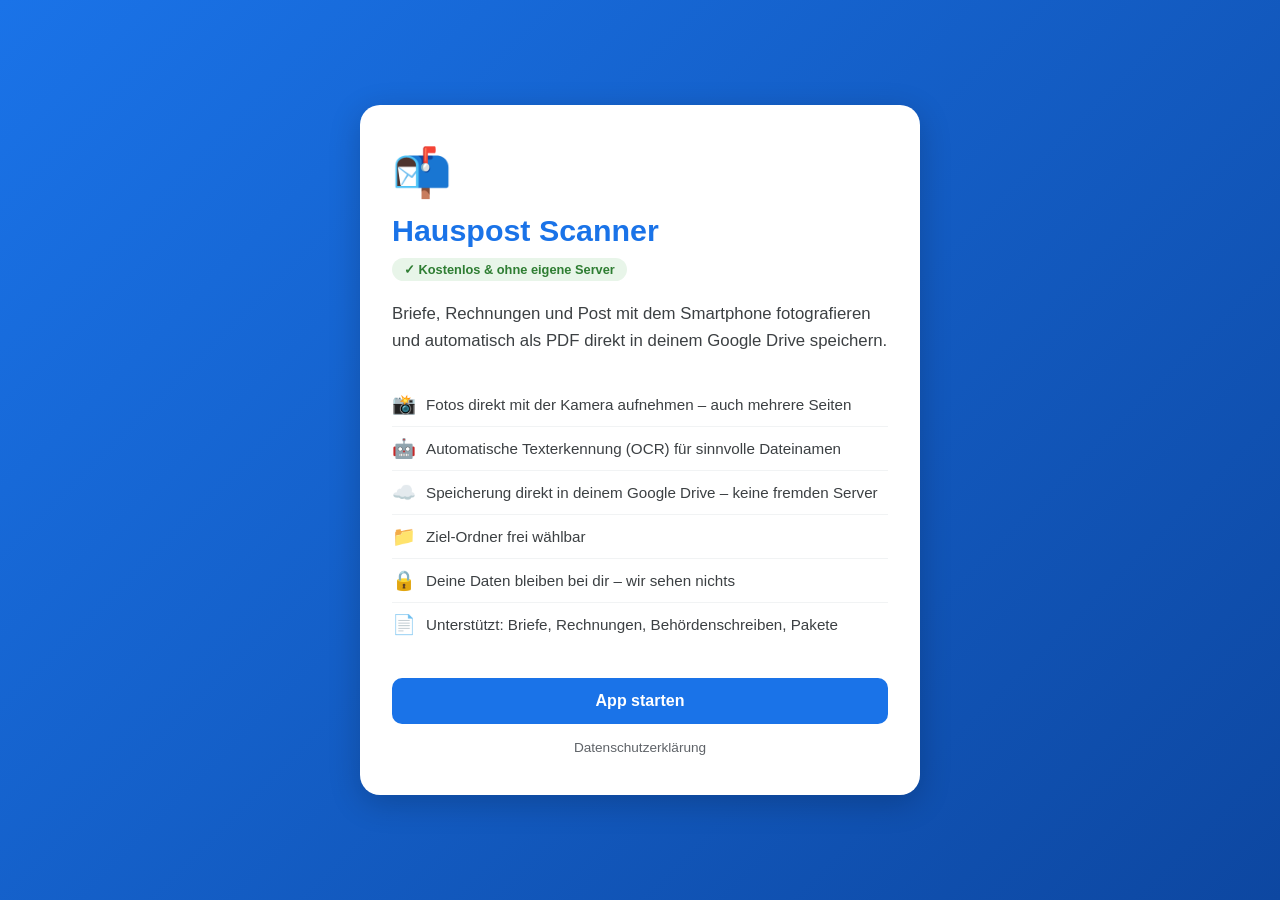
<file: landing.html>
<!DOCTYPE html>
<html lang="de">
<head>
  <meta charset="UTF-8" />
  <meta name="viewport" content="width=device-width, initial-scale=1.0" />
  <title>Hauspost Scanner – Briefe & Post als PDF in Google Drive speichern</title>
  <meta name="description" content="Hauspost Scanner: Briefe, Rechnungen und Post mit dem Smartphone fotografieren und automatisch als PDF in Google Drive speichern." />
  <meta name="google-site-verification" content="7768f16cd80c6bfe" />
  <style>
    * { margin: 0; padding: 0; box-sizing: border-box; }
    body {
      font-family: 'Segoe UI', Roboto, Arial, sans-serif;
      background: linear-gradient(135deg, #1a73e8 0%, #0d47a1 100%);
      min-height: 100vh;
      display: flex;
      align-items: center;
      justify-content: center;
      padding: 24px;
    }
    .card {
      background: #fff;
      border-radius: 20px;
      padding: 40px 32px;
      max-width: 560px;
      width: 100%;
      box-shadow: 0 8px 32px rgba(0,0,0,0.2);
    }
    .icon { font-size: 3rem; margin-bottom: 12px; }
    h1 { font-size: 1.9rem; color: #1a73e8; margin-bottom: 10px; }
    .tagline { font-size: 1.05rem; color: #3c4043; margin-bottom: 28px; line-height: 1.6; }
    .features { list-style: none; margin-bottom: 32px; }
    .features li {
      padding: 10px 0;
      border-bottom: 1px solid #f1f3f4;
      color: #3c4043;
      font-size: 0.95rem;
      display: flex;
      align-items: center;
      gap: 10px;
    }
    .features li:last-child { border-bottom: none; }
    .features .emoji { font-size: 1.2rem; flex-shrink: 0; }
    .btn {
      display: block;
      width: 100%;
      padding: 14px;
      background: #1a73e8;
      color: #fff;
      text-align: center;
      text-decoration: none;
      border-radius: 10px;
      font-size: 1rem;
      font-weight: 600;
      margin-bottom: 12px;
    }
    .btn:hover { background: #1557b0; }
    .privacy-link {
      display: block;
      text-align: center;
      color: #5f6368;
      font-size: 0.85rem;
      text-decoration: none;
      margin-top: 16px;
    }
    .privacy-link:hover { color: #1a73e8; }
    .badge {
      display: inline-block;
      background: #e8f5e9;
      color: #2e7d32;
      border-radius: 20px;
      padding: 4px 12px;
      font-size: 0.8rem;
      font-weight: 600;
      margin-bottom: 20px;
    }
  </style>
</head>
<body>
  <div class="card">
    <div class="icon">📬</div>
    <h1>Hauspost Scanner</h1>
    <div class="badge">✓ Kostenlos &amp; ohne eigene Server</div>
    <p class="tagline">
      Briefe, Rechnungen und Post mit dem Smartphone fotografieren
      und automatisch als PDF direkt in deinem Google Drive speichern.
    </p>

    <ul class="features">
      <li><span class="emoji">📸</span> Fotos direkt mit der Kamera aufnehmen – auch mehrere Seiten</li>
      <li><span class="emoji">🤖</span> Automatische Texterkennung (OCR) für sinnvolle Dateinamen</li>
      <li><span class="emoji">☁️</span> Speicherung direkt in deinem Google Drive – keine fremden Server</li>
      <li><span class="emoji">📁</span> Ziel-Ordner frei wählbar</li>
      <li><span class="emoji">🔒</span> Deine Daten bleiben bei dir – wir sehen nichts</li>
      <li><span class="emoji">📄</span> Unterstützt: Briefe, Rechnungen, Behördenschreiben, Pakete</li>
    </ul>

    <a href="index.html" class="btn">App starten</a>

    <a href="privacy.html" class="privacy-link">Datenschutzerklärung</a>
  </div>
</body>
</html>
</file>
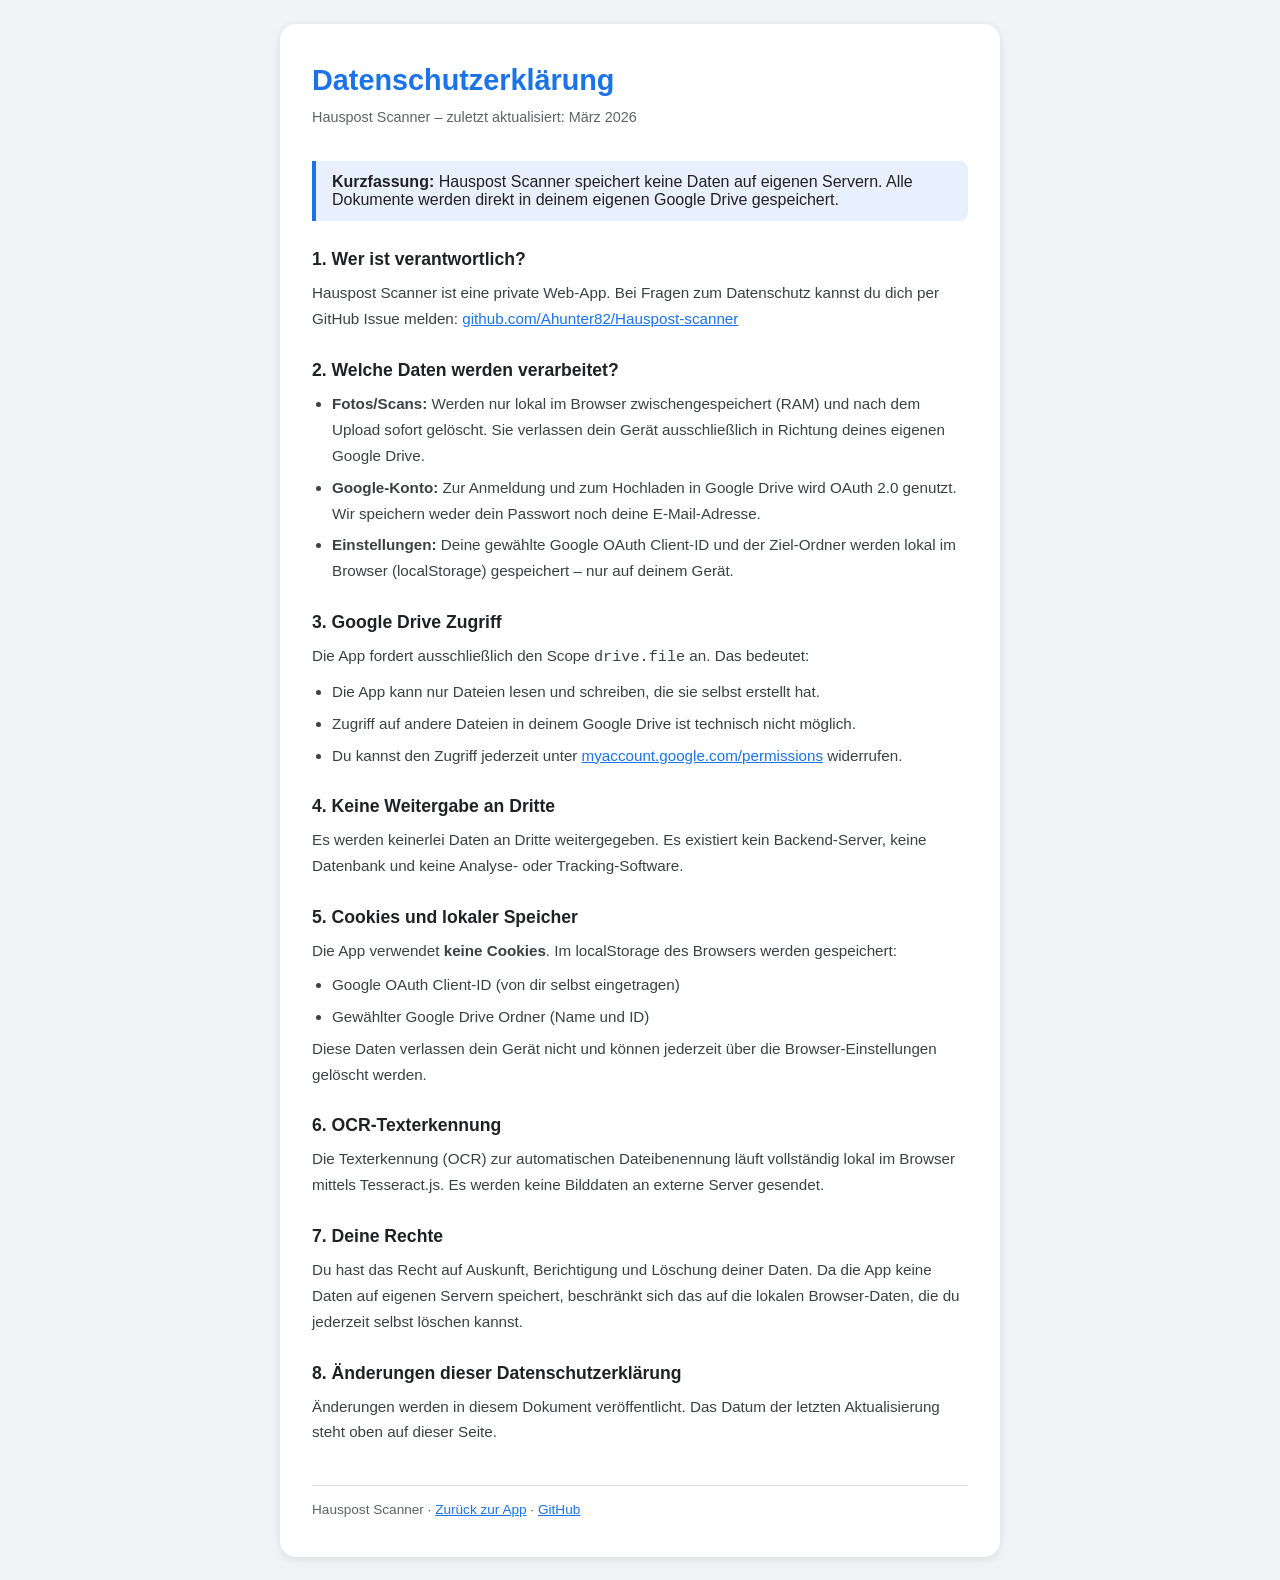
<file: privacy.html>
<!DOCTYPE html>
<html lang="de">
<head>
  <meta charset="UTF-8" />
  <meta name="viewport" content="width=device-width, initial-scale=1.0" />
  <title>Datenschutzerklärung – Hauspost Scanner</title>
  <style>
    * { margin: 0; padding: 0; box-sizing: border-box; }
    body {
      font-family: 'Segoe UI', Roboto, Arial, sans-serif;
      background: #f1f3f4;
      color: #202124;
      padding: 24px 16px;
    }
    .container {
      max-width: 720px;
      margin: 0 auto;
      background: #fff;
      border-radius: 16px;
      padding: 40px 32px;
      box-shadow: 0 2px 10px rgba(0,0,0,0.1);
    }
    h1 { font-size: 1.8rem; color: #1a73e8; margin-bottom: 8px; }
    .subtitle { color: #5f6368; font-size: 0.9rem; margin-bottom: 32px; }
    h2 { font-size: 1.1rem; margin: 28px 0 10px; color: #202124; }
    p, li { font-size: 0.95rem; line-height: 1.7; color: #3c4043; }
    ul { padding-left: 20px; margin-top: 8px; }
    li { margin-bottom: 6px; }
    .highlight {
      background: #e8f0fe;
      border-left: 4px solid #1a73e8;
      padding: 12px 16px;
      border-radius: 0 8px 8px 0;
      margin: 16px 0;
    }
    a { color: #1a73e8; }
    footer { margin-top: 40px; font-size: 0.85rem; color: #5f6368; border-top: 1px solid #dadce0; padding-top: 16px; }
  </style>
</head>
<body>
  <div class="container">
    <h1>Datenschutzerklärung</h1>
    <p class="subtitle">Hauspost Scanner – zuletzt aktualisiert: März 2026</p>

    <div class="highlight">
      <strong>Kurzfassung:</strong> Hauspost Scanner speichert keine Daten auf eigenen Servern.
      Alle Dokumente werden direkt in deinem eigenen Google Drive gespeichert.
    </div>

    <h2>1. Wer ist verantwortlich?</h2>
    <p>
      Hauspost Scanner ist eine private Web-App. Bei Fragen zum Datenschutz kannst du dich per
      GitHub Issue melden: <a href="https://github.com/Ahunter82/Hauspost-scanner/issues" target="_blank">
      github.com/Ahunter82/Hauspost-scanner</a>
    </p>

    <h2>2. Welche Daten werden verarbeitet?</h2>
    <ul>
      <li><strong>Fotos/Scans:</strong> Werden nur lokal im Browser zwischengespeichert (RAM) und nach dem Upload sofort gelöscht. Sie verlassen dein Gerät ausschließlich in Richtung deines eigenen Google Drive.</li>
      <li><strong>Google-Konto:</strong> Zur Anmeldung und zum Hochladen in Google Drive wird OAuth 2.0 genutzt. Wir speichern weder dein Passwort noch deine E-Mail-Adresse.</li>
      <li><strong>Einstellungen:</strong> Deine gewählte Google OAuth Client-ID und der Ziel-Ordner werden lokal im Browser (localStorage) gespeichert – nur auf deinem Gerät.</li>
    </ul>

    <h2>3. Google Drive Zugriff</h2>
    <p>
      Die App fordert ausschließlich den Scope <code>drive.file</code> an. Das bedeutet:
    </p>
    <ul>
      <li>Die App kann nur Dateien lesen und schreiben, die sie selbst erstellt hat.</li>
      <li>Zugriff auf andere Dateien in deinem Google Drive ist technisch nicht möglich.</li>
      <li>Du kannst den Zugriff jederzeit unter <a href="https://myaccount.google.com/permissions" target="_blank">myaccount.google.com/permissions</a> widerrufen.</li>
    </ul>

    <h2>4. Keine Weitergabe an Dritte</h2>
    <p>
      Es werden keinerlei Daten an Dritte weitergegeben. Es existiert kein Backend-Server,
      keine Datenbank und keine Analyse- oder Tracking-Software.
    </p>

    <h2>5. Cookies und lokaler Speicher</h2>
    <p>
      Die App verwendet <strong>keine Cookies</strong>. Im localStorage des Browsers werden
      gespeichert:
    </p>
    <ul>
      <li>Google OAuth Client-ID (von dir selbst eingetragen)</li>
      <li>Gewählter Google Drive Ordner (Name und ID)</li>
    </ul>
    <p>Diese Daten verlassen dein Gerät nicht und können jederzeit über die Browser-Einstellungen gelöscht werden.</p>

    <h2>6. OCR-Texterkennung</h2>
    <p>
      Die Texterkennung (OCR) zur automatischen Dateibenennung läuft vollständig lokal im Browser
      mittels Tesseract.js. Es werden keine Bilddaten an externe Server gesendet.
    </p>

    <h2>7. Deine Rechte</h2>
    <p>Du hast das Recht auf Auskunft, Berichtigung und Löschung deiner Daten. Da die App keine
    Daten auf eigenen Servern speichert, beschränkt sich das auf die lokalen Browser-Daten,
    die du jederzeit selbst löschen kannst.</p>

    <h2>8. Änderungen dieser Datenschutzerklärung</h2>
    <p>Änderungen werden in diesem Dokument veröffentlicht. Das Datum der letzten Aktualisierung
    steht oben auf dieser Seite.</p>

    <footer>
      Hauspost Scanner · <a href="https://ahunter82.github.io/Hauspost-scanner/">Zurück zur App</a> ·
      <a href="https://github.com/Ahunter82/Hauspost-scanner">GitHub</a>
    </footer>
  </div>
</body>
</html>
</file>
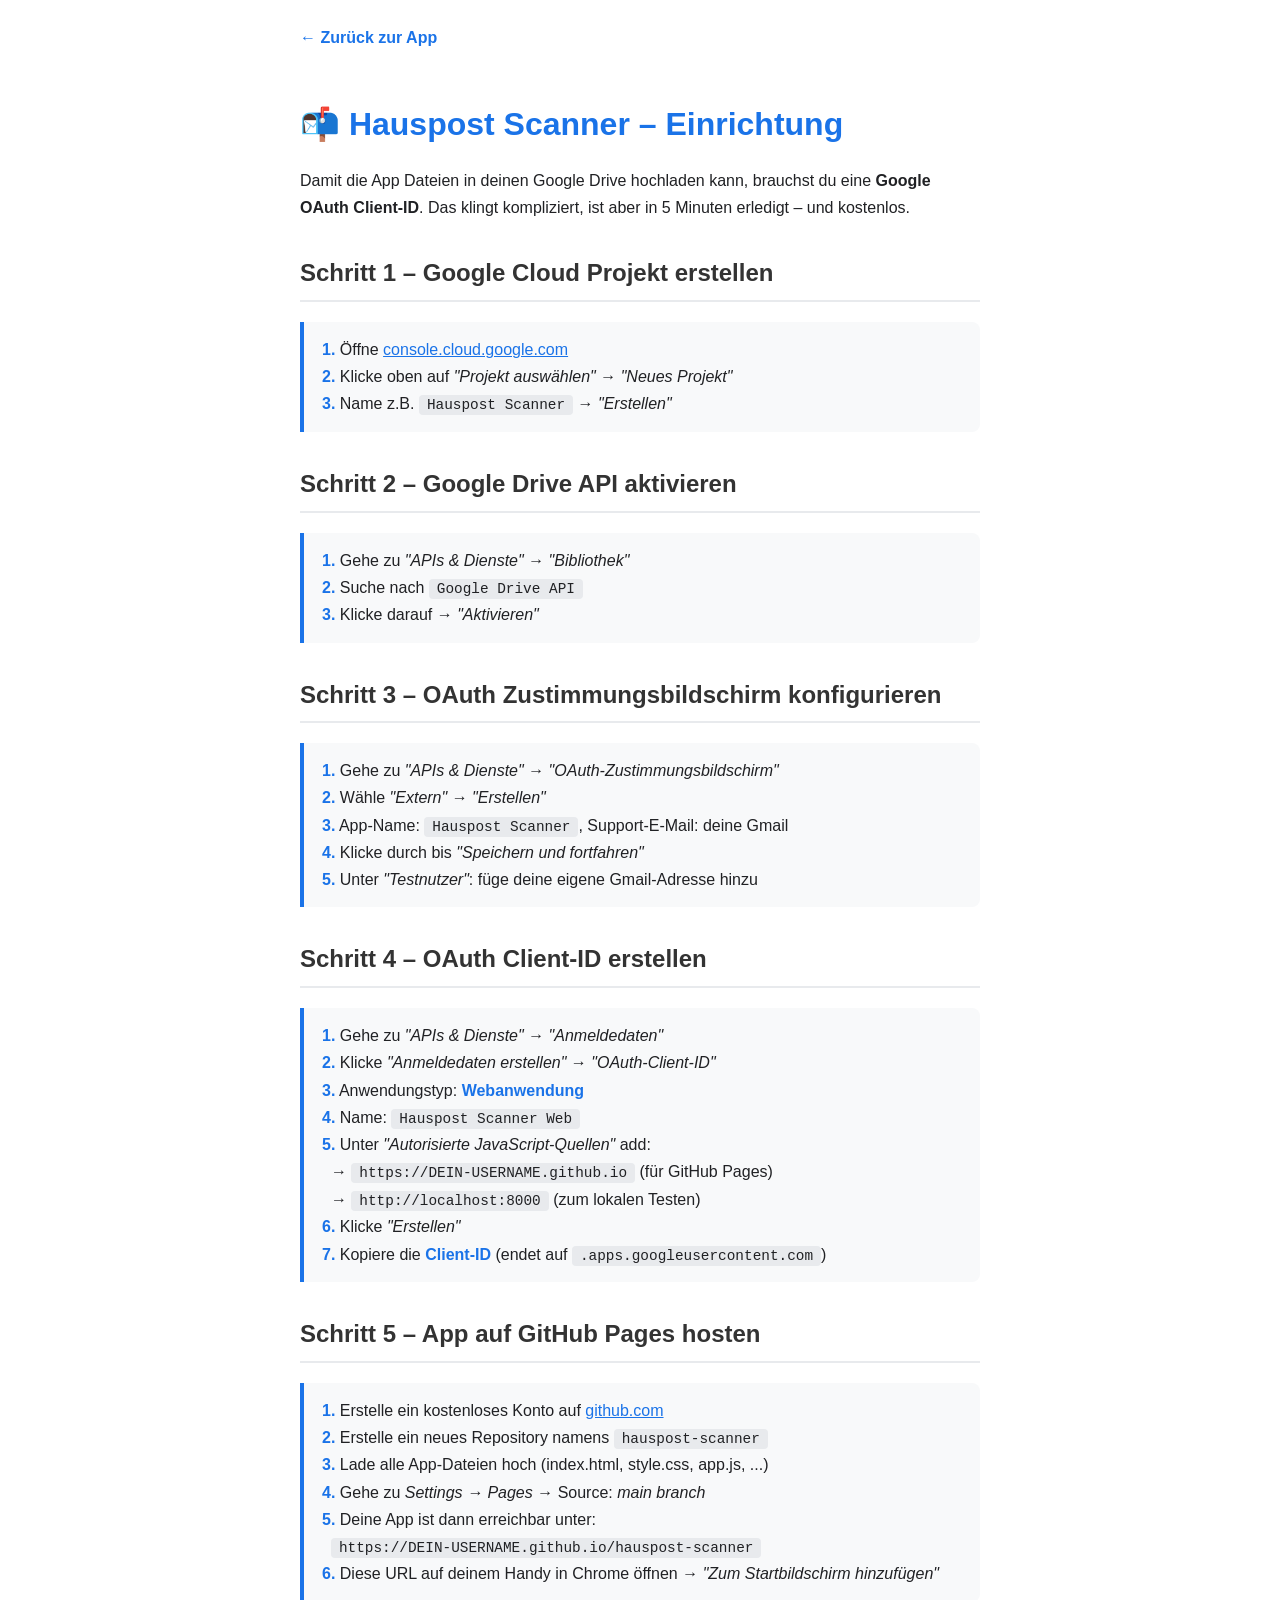
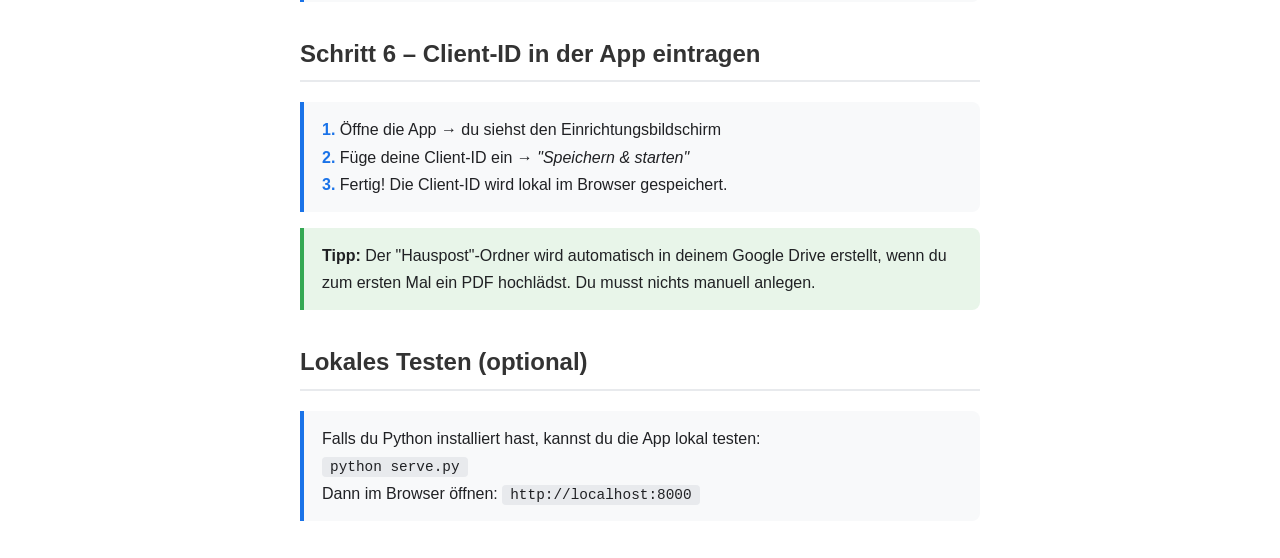
<file: SETUP.html>
<!DOCTYPE html>
<html lang="de">
<head>
  <meta charset="UTF-8" />
  <meta name="viewport" content="width=device-width, initial-scale=1.0" />
  <title>Einrichtung – Hauspost Scanner</title>
  <style>
    body { font-family: Roboto, Arial, sans-serif; max-width: 680px; margin: 0 auto; padding: 24px 20px; color: #202124; line-height: 1.7; }
    h1 { color: #1a73e8; margin-bottom: 8px; }
    h2 { margin-top: 32px; color: #333; border-bottom: 2px solid #e8eaed; padding-bottom: 6px; }
    .step { background: #f8f9fa; border-left: 4px solid #1a73e8; padding: 14px 18px; border-radius: 0 8px 8px 0; margin: 16px 0; }
    .step strong { color: #1a73e8; }
    code { background: #e8eaed; padding: 2px 8px; border-radius: 4px; font-size: 0.9rem; }
    .tip { background: #e8f5e9; border-left: 4px solid #34a853; padding: 14px 18px; border-radius: 0 8px 8px 0; margin: 16px 0; }
    a { color: #1a73e8; }
    .back { display: inline-block; margin-bottom: 24px; text-decoration: none; color: #1a73e8; font-weight: 600; }
  </style>
</head>
<body>

<a class="back" href="index.html">← Zurück zur App</a>

<h1>📬 Hauspost Scanner – Einrichtung</h1>
<p>Damit die App Dateien in deinen Google Drive hochladen kann, brauchst du eine <strong>Google OAuth Client-ID</strong>. Das klingt kompliziert, ist aber in 5 Minuten erledigt – und kostenlos.</p>

<h2>Schritt 1 – Google Cloud Projekt erstellen</h2>
<div class="step">
  <strong>1.</strong> Öffne <a href="https://console.cloud.google.com/" target="_blank">console.cloud.google.com</a><br/>
  <strong>2.</strong> Klicke oben auf <em>"Projekt auswählen"</em> → <em>"Neues Projekt"</em><br/>
  <strong>3.</strong> Name z.B. <code>Hauspost Scanner</code> → <em>"Erstellen"</em>
</div>

<h2>Schritt 2 – Google Drive API aktivieren</h2>
<div class="step">
  <strong>1.</strong> Gehe zu <em>"APIs & Dienste"</em> → <em>"Bibliothek"</em><br/>
  <strong>2.</strong> Suche nach <code>Google Drive API</code><br/>
  <strong>3.</strong> Klicke darauf → <em>"Aktivieren"</em>
</div>

<h2>Schritt 3 – OAuth Zustimmungsbildschirm konfigurieren</h2>
<div class="step">
  <strong>1.</strong> Gehe zu <em>"APIs & Dienste"</em> → <em>"OAuth-Zustimmungsbildschirm"</em><br/>
  <strong>2.</strong> Wähle <em>"Extern"</em> → <em>"Erstellen"</em><br/>
  <strong>3.</strong> App-Name: <code>Hauspost Scanner</code>, Support-E-Mail: deine Gmail<br/>
  <strong>4.</strong> Klicke durch bis <em>"Speichern und fortfahren"</em><br/>
  <strong>5.</strong> Unter <em>"Testnutzer"</em>: füge deine eigene Gmail-Adresse hinzu
</div>

<h2>Schritt 4 – OAuth Client-ID erstellen</h2>
<div class="step">
  <strong>1.</strong> Gehe zu <em>"APIs & Dienste"</em> → <em>"Anmeldedaten"</em><br/>
  <strong>2.</strong> Klicke <em>"Anmeldedaten erstellen"</em> → <em>"OAuth-Client-ID"</em><br/>
  <strong>3.</strong> Anwendungstyp: <strong>Webanwendung</strong><br/>
  <strong>4.</strong> Name: <code>Hauspost Scanner Web</code><br/>
  <strong>5.</strong> Unter <em>"Autorisierte JavaScript-Quellen"</em> add:<br/>
  &nbsp;&nbsp;→ <code>https://DEIN-USERNAME.github.io</code> (für GitHub Pages)<br/>
  &nbsp;&nbsp;→ <code>http://localhost:8000</code> (zum lokalen Testen)<br/>
  <strong>6.</strong> Klicke <em>"Erstellen"</em><br/>
  <strong>7.</strong> Kopiere die <strong>Client-ID</strong> (endet auf <code>.apps.googleusercontent.com</code>)
</div>

<h2>Schritt 5 – App auf GitHub Pages hosten</h2>
<div class="step">
  <strong>1.</strong> Erstelle ein kostenloses Konto auf <a href="https://github.com" target="_blank">github.com</a><br/>
  <strong>2.</strong> Erstelle ein neues Repository namens <code>hauspost-scanner</code><br/>
  <strong>3.</strong> Lade alle App-Dateien hoch (index.html, style.css, app.js, ...)<br/>
  <strong>4.</strong> Gehe zu <em>Settings → Pages</em> → Source: <em>main branch</em><br/>
  <strong>5.</strong> Deine App ist dann erreichbar unter:<br/>
  &nbsp;&nbsp;<code>https://DEIN-USERNAME.github.io/hauspost-scanner</code><br/>
  <strong>6.</strong> Diese URL auf deinem Handy in Chrome öffnen → <em>"Zum Startbildschirm hinzufügen"</em>
</div>

<h2>Schritt 6 – Client-ID in der App eintragen</h2>
<div class="step">
  <strong>1.</strong> Öffne die App → du siehst den Einrichtungsbildschirm<br/>
  <strong>2.</strong> Füge deine Client-ID ein → <em>"Speichern & starten"</em><br/>
  <strong>3.</strong> Fertig! Die Client-ID wird lokal im Browser gespeichert.
</div>

<div class="tip">
  <strong>Tipp:</strong> Der "Hauspost"-Ordner wird automatisch in deinem Google Drive erstellt, wenn du zum ersten Mal ein PDF hochlädst. Du musst nichts manuell anlegen.
</div>

<h2>Lokales Testen (optional)</h2>
<div class="step">
  Falls du Python installiert hast, kannst du die App lokal testen:<br/>
  <code>python serve.py</code><br/>
  Dann im Browser öffnen: <code>http://localhost:8000</code>
</div>

</body>
</html>
</file>
